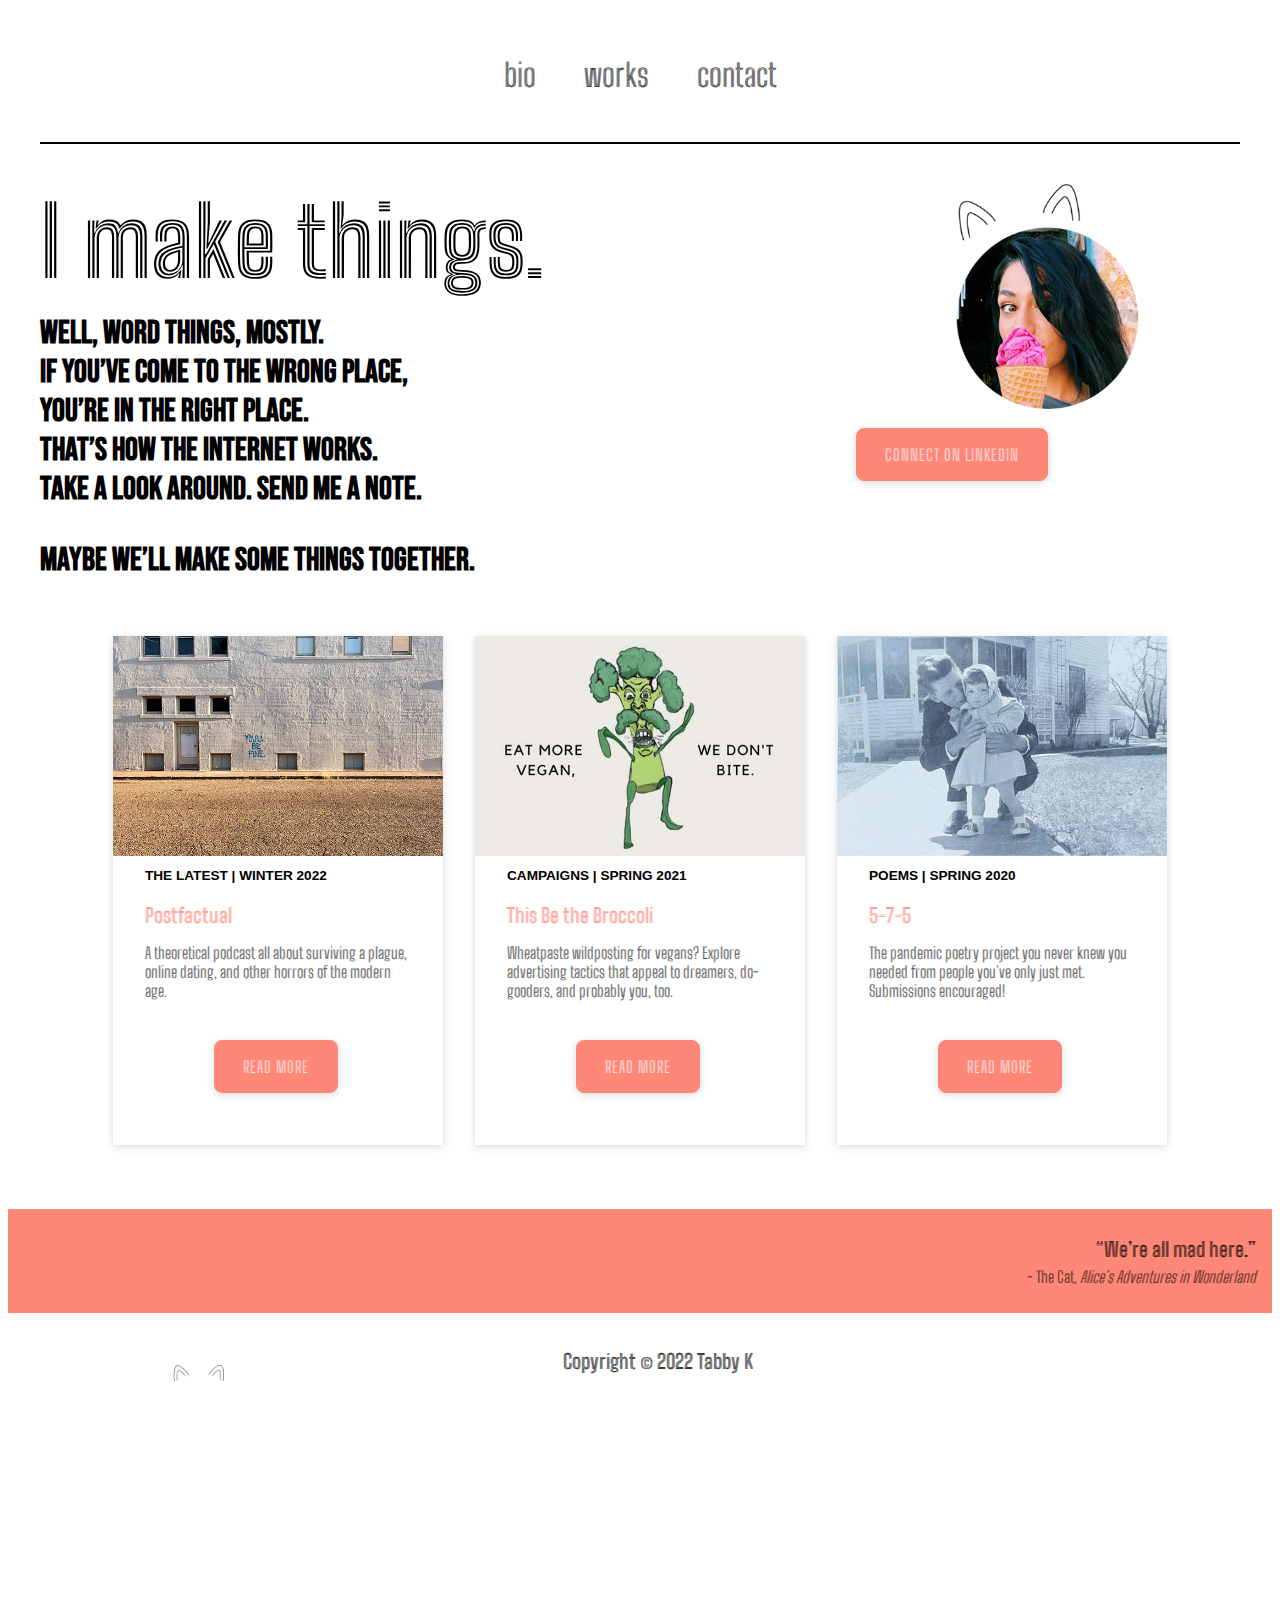
<file: index.html>
<!doctype html>
<html lang="en">
<head>
    <meta charset="UTF-8">
    <title>Final Project</title>
    <link rel="preconnect" href="https://fonts.googleapis.com">
    <link rel="preconnect" href="https://fonts.gstatic.com" crossorigin>
    <link href="https://fonts.googleapis.com/css2?family=Bebas+Neue&family=Big+Shoulders+Inline+Text:wght@100;500&display=swap" rel="stylesheet">
    <link rel="stylesheet" href="css/final.css">
</head>

<body>
<div class="container">

<nav>
    <ul>
        <li><a href="#">bio</a></li>
        <li><a href="#">works</a></li>
        <li><a href="#">contact</a></li>
    </ul>
</nav>

    <section class="col-span-8">
      <p><h1>I make things.</h1></p>
      <p><h2>Well, word things, mostly.<br>
        If you’ve come to the wrong place,<br> 
        you’re in the right place.<br>
        That’s how the internet works.<br> 
        Take a look around. Send me a note.<h2></p>
      
        <p><h2>Maybe we’ll make some things together.</h2></p>
    </section>

    <aside class="col-span-4">
      <p><img src="images/home_cat_ears.png" alt="Ice Cream Portrait"></p>
        <p><a href="https://www.linkedin.com/in/tabbyk/" target="_blank" class="button">  Connect on LinkedIn</a></p>
    </aside>

    </aside>

<section class="rotating-section">
    <div class="card">
        <img src="images/home_befine.jpg" alt="We'll Be Fine - graffiti">
        <h4 class="card-mini-text">The Latest | Winter 2022</h4>
        <h3 class="card-title">Postfactual</h3>
        <p class="card-text">A theoretical podcast all about surviving a plague, online dating, and other horrors of the modern age.<p>
       <a href="#" class="button"> Read More</a>
    </div>

    <div class="card">
        <img src="images/home_brocc.jpg" alt="Angry Broccoli">
        <h4 class="card-mini-text">Campaigns | Spring 2021</h4>
        <h3 class="card-title">This Be the Broccoli</h3>
        <p class="card-text">Wheatpaste wildposting for vegans? Explore advertising tactics that appeal to dreamers, do-gooders, and probably you, too.<p>
        <a href="#" class="button"> Read More</a>
    </div>

    <div class="card">
        <img src="images/home_mombaby.jpg" alt="Mom Baby">
        <h4 class="card-mini-text">Poems | Spring 2020</h4>
        <h3 class="card-title">5-7-5</h3>
        <p class="card-text">The pandemic poetry project
            you never knew you needed from people you've only just met. Submissions encouraged!<p>
        <a href="#" class="button"> Read More</a>
    </div>
</section>
</div><!--container closes-->

<!-- Quote -->
<div class="container-lg adjust-line-height">
    <section>
        <h3>“We’re all mad here.”</h3>
        <p>- The Cat, <em>Alice's Adventures in Wonderland</em></p>
    </section>
</div><!--container closes-->

<div class="footer-container">
    <div class="footer">
        <img src="images/kat.png" alt="Cat Ears Logo" style="width:100px;height:100px;">
    <div class="footer">
        <div class="footer-heading footer-1">
            <h3>Copyright © 2022 Tabby K</h3>
        </div>
</div><!--container closes-->
</body>
</html>
</file>
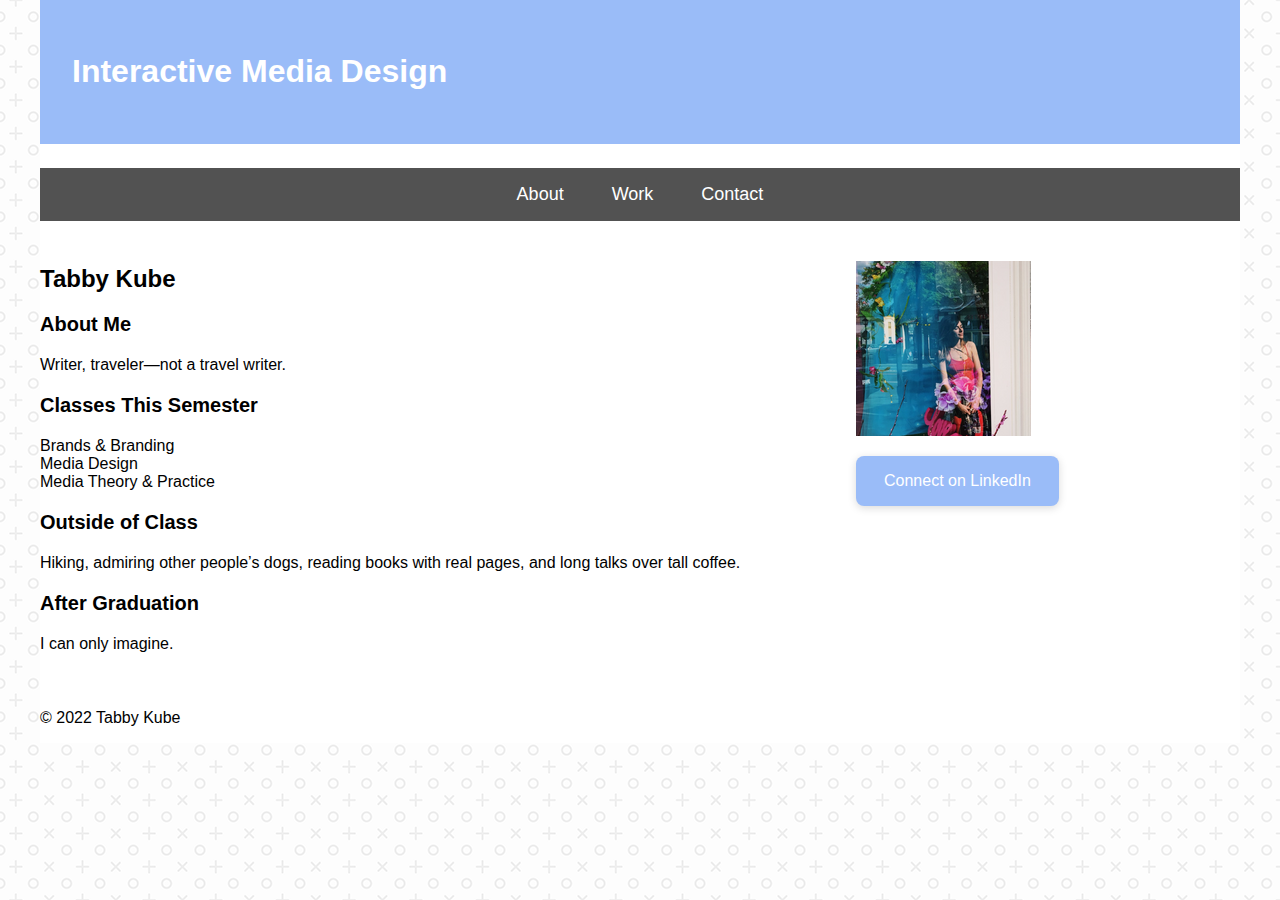
<file: assignments/index.html>
<!doctype html>
<html lang="en">
<head>
    <meta charset="UTF-8">
    <title>Assignments</title>
    <link rel="stylesheet" href="css/style.css">

</head>

<body>
    <div class="container">

<header> 
    <h1>Interactive Media Design</h1>
</header>

<nav>
    <ul>
        <li><a href="index.html">About</a></li>
        <li><a href="work.html">Work</a></li>
        <li><a href="contact.html">Contact</a></li>
    </ul>
</nav>

<section class="col-span-8">
    <h2>Tabby Kube</h2> 
    <h3>About Me</h3>  
    <p>Writer, traveler—not a travel writer.</p>
    <h3>Classes This Semester</h3>
    <p>Brands & Branding <br> Media Design <br> Media Theory & Practice</p>
    <h3>Outside of Class</h3>
    <p>Hiking, admiring other people’s dogs, reading books with real pages, and long talks over tall coffee.</p>
    <h3>After Graduation</h3>
    <p>I can only imagine.</p>
</section>

<aside class="col-span-4">
    <p><img src="images/tkreflection.png" alt="Tabby Reflection"></p>
    <a href="https://www.linkedin.com" target="_blank" class="button">Connect on LinkedIn</a>
</aside>

<footer>
    <p>&copy; 2022 Tabby Kube</p>

</footer>
</div><!--container closes-->
</body>
</html>
</file>
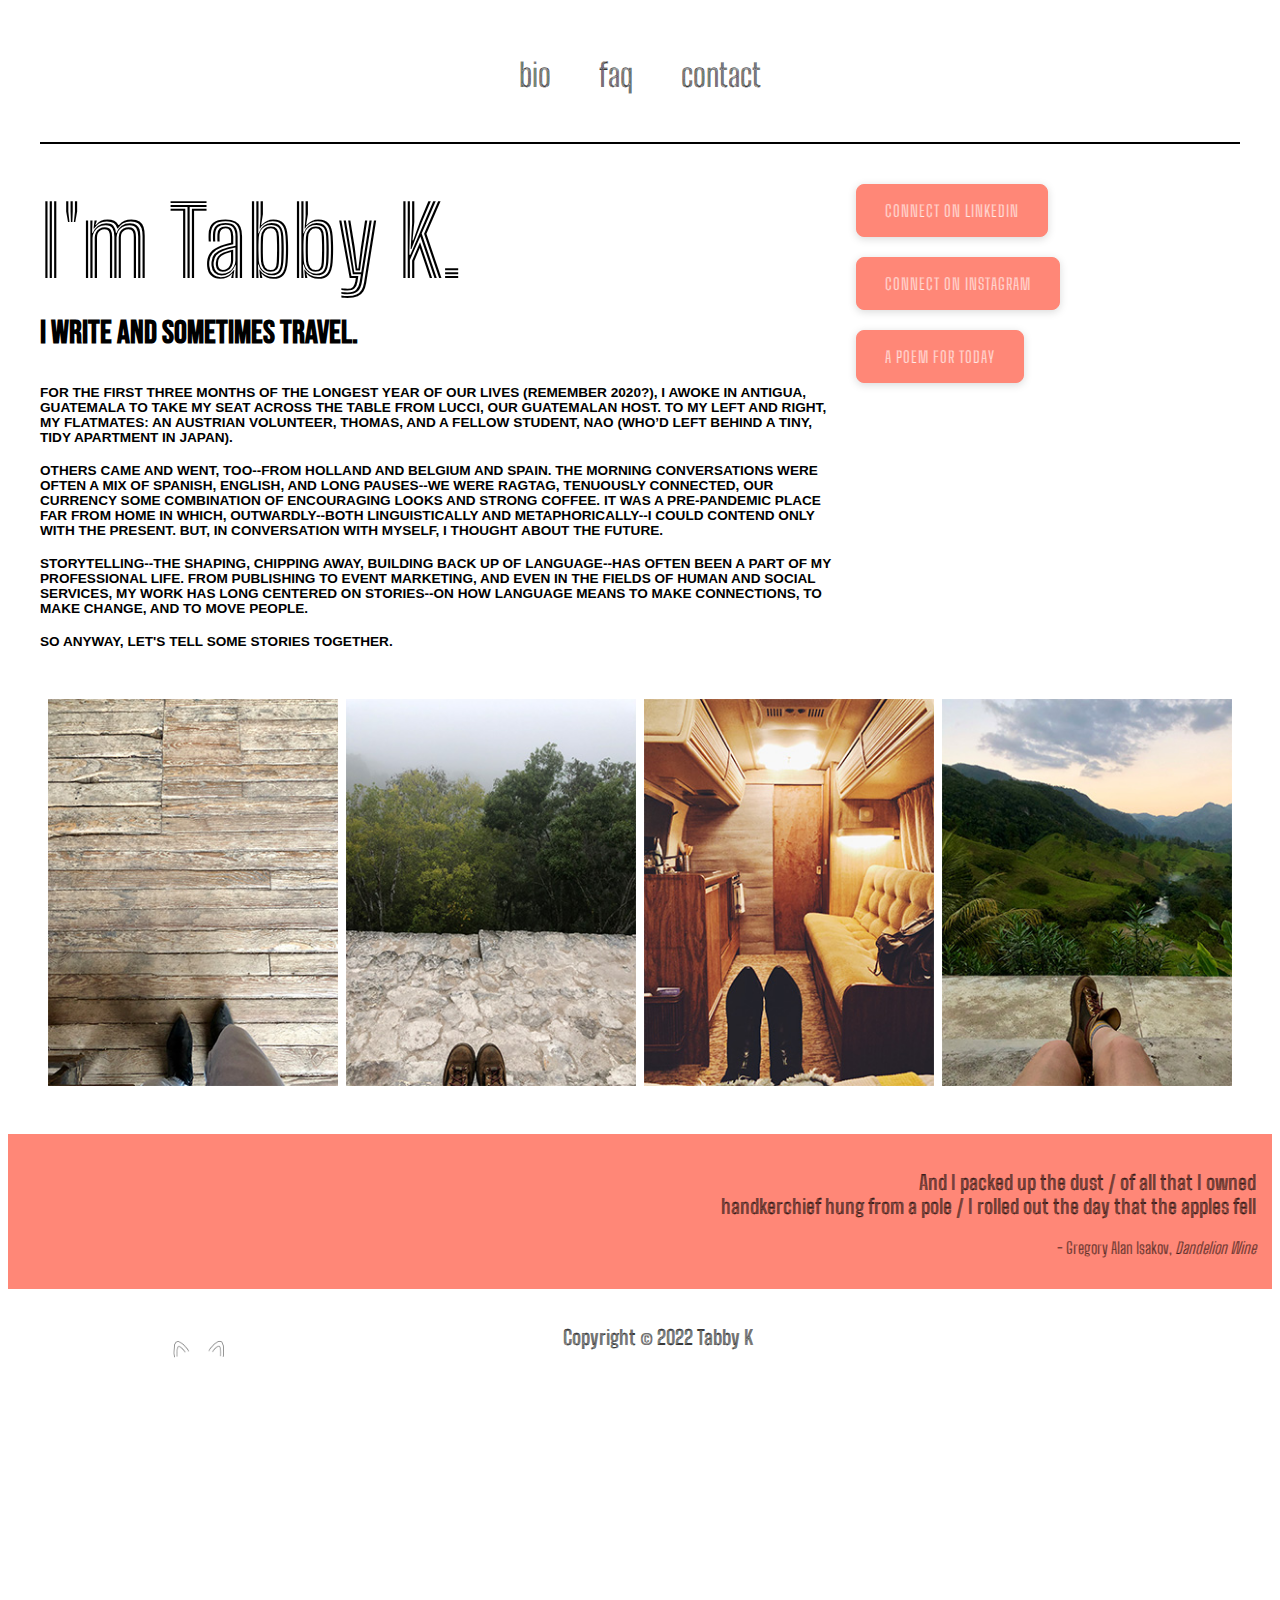
<file: biography.html>
<!doctype html>
<html lang="en">
<head>
    <meta charset="UTF-8">
    <title>Final Project - Bio</title>
    <link rel="preconnect" href="https://fonts.googleapis.com">
    <link rel="preconnect" href="https://fonts.gstatic.com" crossorigin>
    <link href="https://fonts.googleapis.com/css2?family=Bebas+Neue&family=Big+Shoulders+Inline+Text:wght@100;500&display=swap" rel="stylesheet">
    <link rel="stylesheet" href="css/final.css">
</head>

<div class="container">
<nav>
    <ul>
        <li><a href="#">bio</a></li>
        <li><a href="#">faq</a></li>
        <li><a href="#">contact</a></li>
    </ul>
</nav>

    <section class="col-span-8">
      <p><h1>I'm Tabby K.</h1></p>
        </p><h2>I write and sometimes travel. <br></p>
        <p><h4>For the first three months of the longest year of our lives (remember 2020?), I awoke in Antigua, Guatemala to take my seat across the table from Lucci, our Guatemalan host. To my left and right, my flatmates: an Austrian volunteer, Thomas, and a fellow student, Nao (who’d left behind a tiny, tidy apartment in Japan).</h4></p>
        
         </p><h4>Others came and went, too--from Holland and Belgium and Spain. The morning conversations were often a mix of Spanish, English, and long pauses--we were ragtag, tenuously connected, our currency some combination of encouraging looks and strong coffee. It was a pre-pandemic place far from home in which, outwardly--both linguistically and metaphorically--I could contend only with the present. But, in conversation with myself, I thought about the future.</h4></p>


        </p><h4>Storytelling--the shaping, chipping away, building back up of language--has often been a part of my professional life. From publishing to event marketing, and even in the fields of human and social services, my work has long centered on stories--on how language means to make connections, to make change, and to move people.</h4></p>

        </p><h4>So anyway, let's tell some stories together.</h4></p>
    </section>
    
    <aside class="col-span-4">
        <p><a href="https://www.linkedin.com/in/tabbyk/" target="_blank" class="button">  Connect on LinkedIn  </a></p>
        <p><a href="https://www.instagram.com/_tabbyk/" target="_blank" class="button">Connect on Instagram</a></p>
        <p><a href="https://www.poetryfoundation.org/poetrymagazine/browse?contentId=39158" target="_blank" class="button">A Poem for Today</a></p>
    </aside>

      <div class="row">
            <div class="column">
            <img src="images/slats.jpg">
            </div>
            <div class="column">
                <img src="images/tikal.jpg">
            </div>
            <div class="column">
                <img src="images/airstream.jpg">
            </div>
            <div class="column">
                <img src="images/hostelhike.jpg">
            </div>
      </div>
</div><!--container closes-->

<!-- Quote -->
<div class="container-lg">
    <section>
        <p><h3>And I packed up the dust / of all that I owned<br>
            handkerchief hung from a pole / I rolled out the day that the apples fell</h3></p>
        <p>- Gregory Alan Isakov, <em>Dandelion Wine</em></p>
    </section>
</div><!--container closes-->

<div class="footer-container">
    <div class="footer">
        <img src="images/kat.png" alt="Cat Ears Logo" style="width:100px;height:100px;">
    <div class="footer">
        <div class="footer-heading footer-1">
            <h3>Copyright © 2022 Tabby K</h3>
        </div>
</div><!--container closes-->
</body>
</html>
</file>
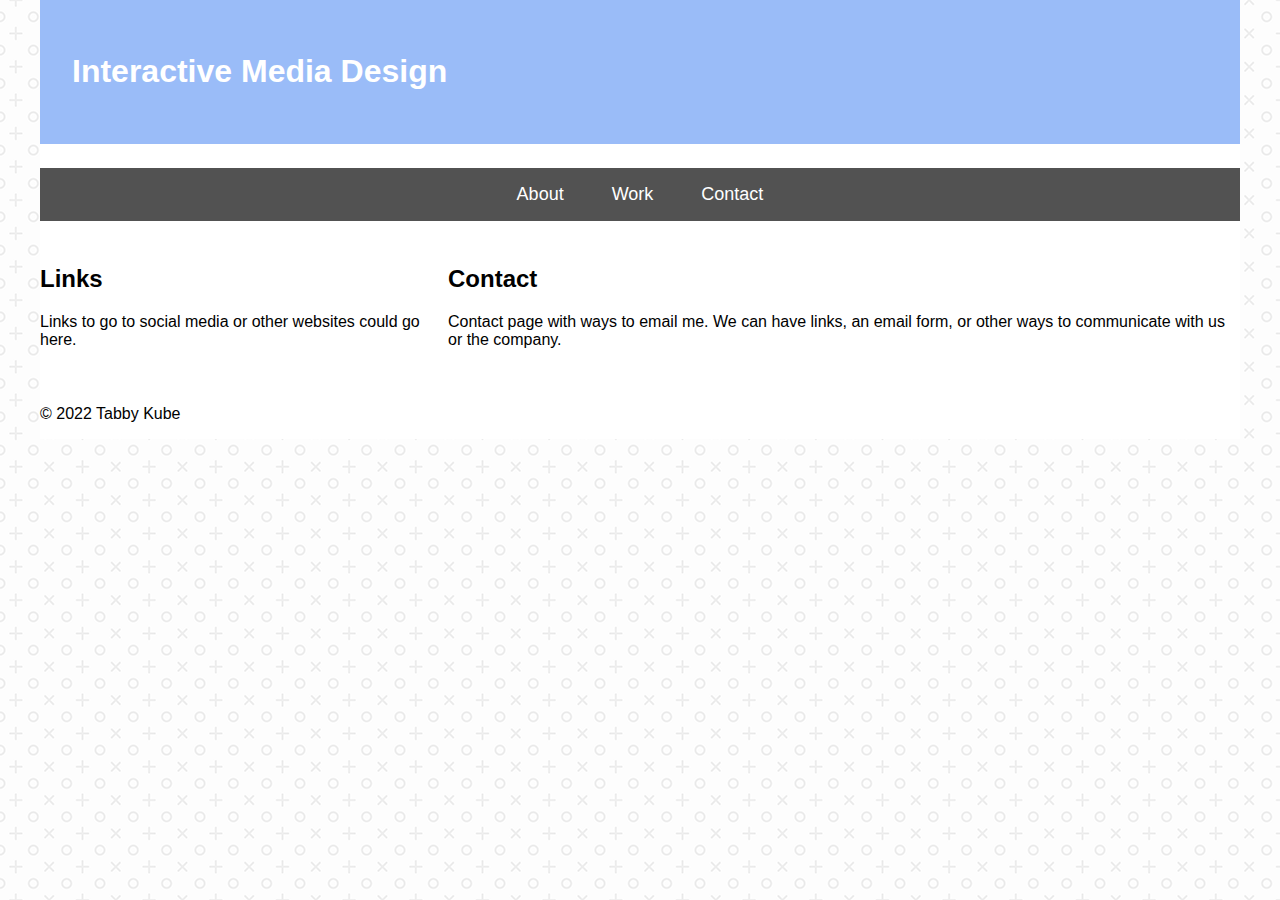
<file: assignments/contact.html>
<!doctype html>
<html lang="en">
<head>
    <meta charset="UTF-8">
    <title>Assignments</title>
    <link rel="stylesheet" href="css/style.css">

</head>

<body>
    <div class="container">

<header> 
    <h1>Interactive Media Design</h1>
</header>

<nav>
    <ul>
        <li><a href="index.html">About</a></li>
        <li><a href="work.html">Work</a></li>
        <li><a href="contact.html">Contact</a></li>
    </ul>
</nav>


<section class="col-span-4">
    <h2>Links</h2>
    <p>Links to go to social media or other websites could go here.</p>
</section>

<aside class="col-span-8">
    <h2>Contact</h2> 
    <p>Contact page with ways to email me. We can have links, an email form, or other ways to communicate with us or the company.</p>
</aside>

<footer>
    <p>&copy; 2022 Tabby Kube</p>

</footer>
</div><!--container closes-->
</body>
</html>
</file>
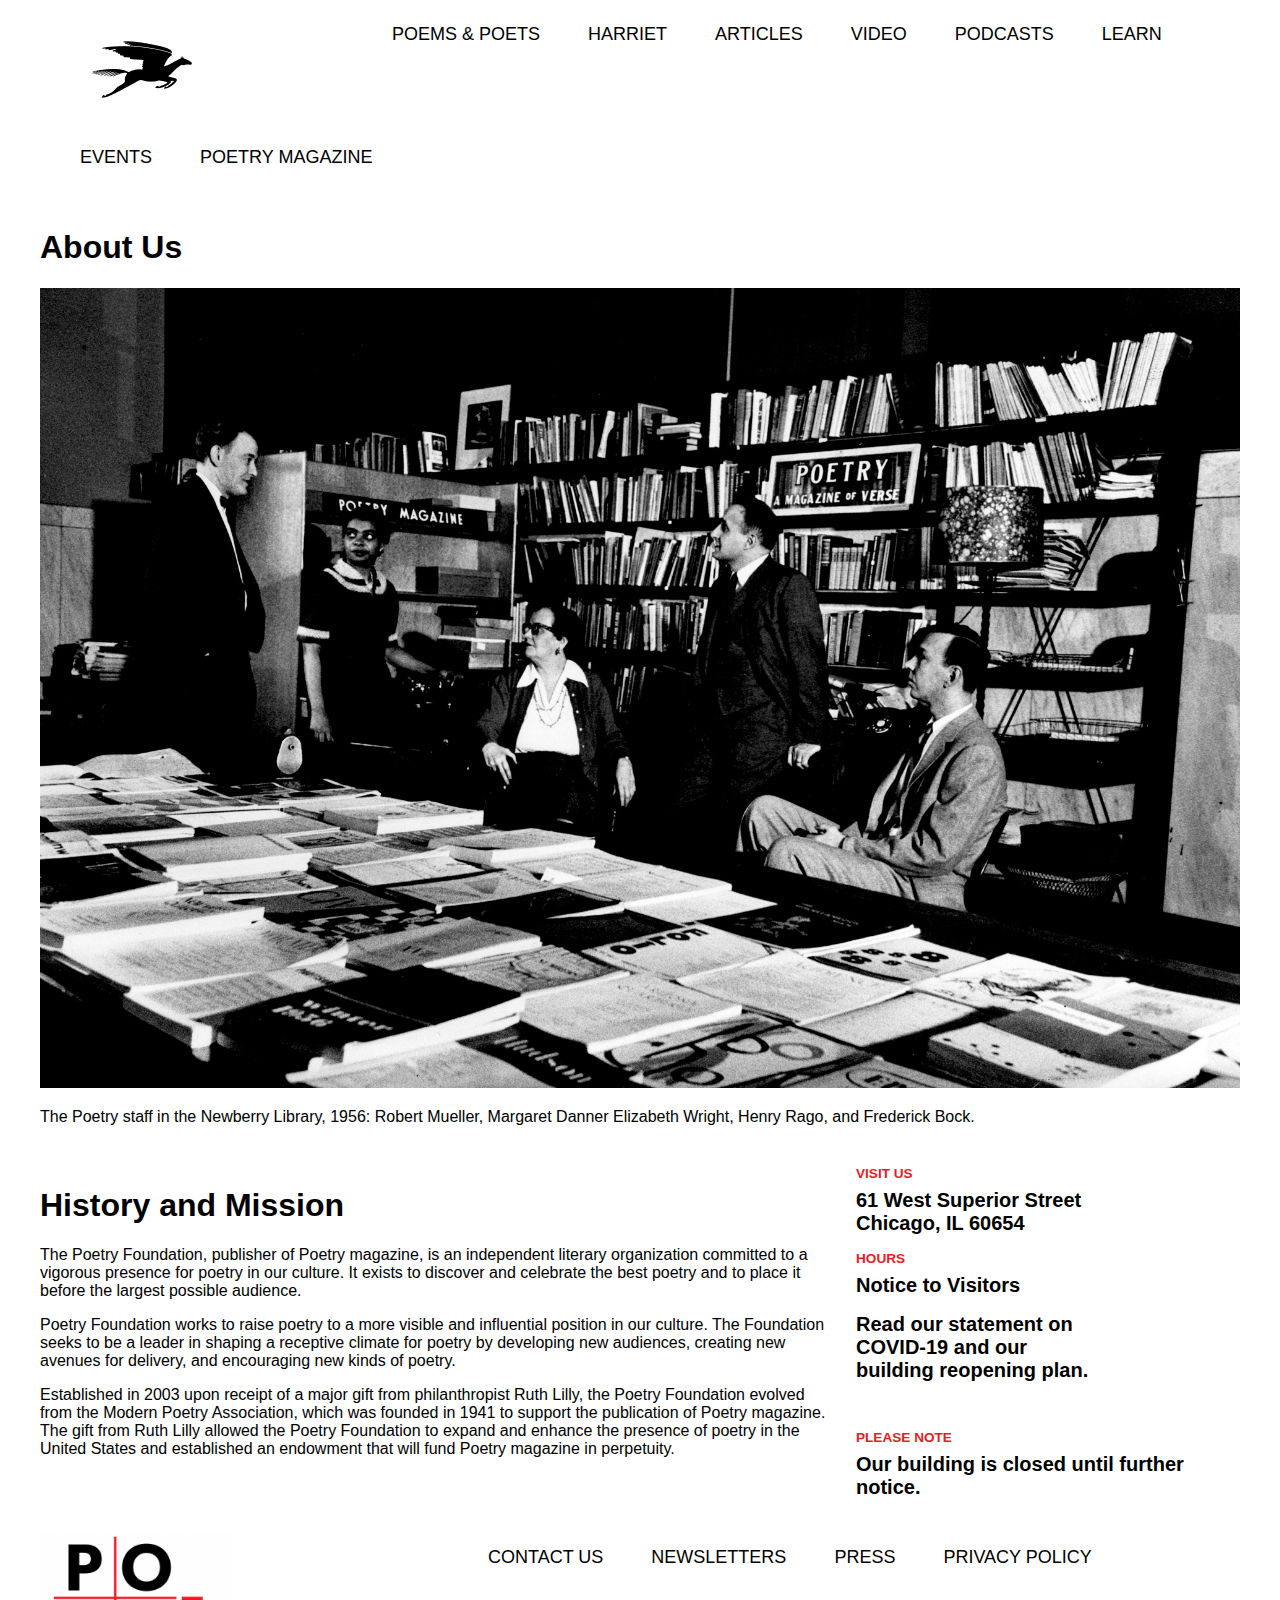
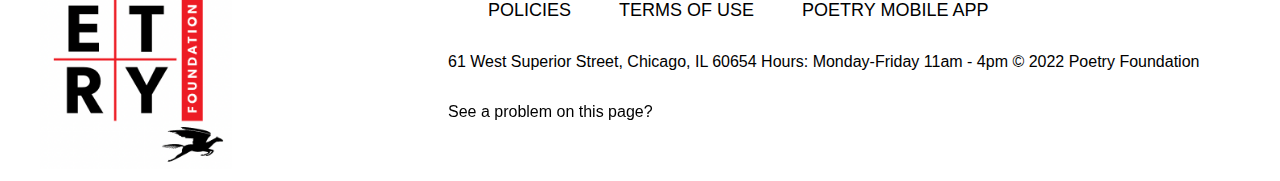
<file: assignments/project2-about page.html>
<!doctype html>
<html lang="en">
<head>
    <meta charset="UTF-8">
    <title>Project 2</title>
    <link rel="stylesheet" href="css/project2.css">

</head>

<body>
    <div class="container">

<nav>
    <ul>
        <li><a href=https://www.poetryfoundation.org><img src="images/poetry_logo.png" alt="PF Logo 2" style="width: 50%"></a></li>
        <li><a href="https://www.poetryfoundation.org/poems">POEMS & POETS</a></li>
        <li><a href="https://www.poetryfoundation.org/harriet-books">HARRIET</a></li>
        <li><a href="https://www.poetryfoundation.org/articles">ARTICLES</a></li>
        <li><a href="https://www.poetryfoundation.org/video">VIDEO</a></li>
        <li><a href="https://www.poetryfoundation.org/podcasts">PODCASTS</a></li>
        <li><a href="https://www.poetryfoundation.org/learn">LEARN</a></li>
        <li><a href="https://www.poetryfoundation.org/events">EVENTS</a></li>
        <li><a href="https://www.poetryfoundation.org/poetrymagazine">POETRY MAGAZINE</a></li>
    </ul>
</nav>

<section class="col-span-10">    
    <h1>About Us</h1>
    <img src="images/poetry_staff.jpeg" alt="PF Staff">
    <p>The Poetry staff in the Newberry Library, 1956: Robert Mueller, Margaret Danner Elizabeth Wright, Henry Rago, and Frederick Bock.</p>
</section>

<section class="col-span-8">    
    <h1>History and Mission</h1>
    <p>The Poetry Foundation, publisher of Poetry magazine, is an independent literary organization committed to a vigorous presence for poetry in our culture. It exists to discover and celebrate the best poetry and to place it before the largest possible audience.</p>

    <p>Poetry Foundation works to raise poetry to a more visible and influential position in our culture. The Foundation seeks to be a leader in shaping a receptive climate for poetry by developing new audiences, creating new avenues for delivery, and encouraging new kinds of poetry.</p> 
        
    <p>Established in 2003 upon receipt of a major gift from philanthropist Ruth Lilly, the Poetry Foundation evolved from the Modern Poetry Association, which was founded in 1941 to support the publication of Poetry magazine. The gift from Ruth Lilly allowed the Poetry Foundation to expand and enhance the presence of poetry in the United States and established an endowment that will fund Poetry magazine in perpetuity.</p>
</section>

<aside class="col-span-4">
    <h5 style="margin: 0">VISIT US</h5>
    <h3 style="margin: .5rem 0 .5rem 0">61 West Superior Street<br>Chicago, IL 60654</h3>

    <h5 style="margin: 1rem 0 0 0">HOURS</h5>
    <h3 style="margin: .5rem 0 .5rem 0">Notice to Visitors</h3>
    <h3 style="margin: 1rem 0 0 0">Read our statement on<br>COVID-19 and our<br>building reopening plan.</h3>

    <h5 style="margin: 3rem 0 .5rem 0">PLEASE NOTE</h5>
    <h3 style="margin: .5rem 0 .5rem 0">Our building is closed until further notice.</h3>
    
</aside>

<footer class="col-span-4">
    <a href=https://www.poetryfoundation.org><img src="images/pf_logo_header.png" alt="PF Logo" style="width: 50%"></a>
</footer>

<footer class="col-span-8">
    <nav>
        <ul>
            <li><a href="https://www.poetryfoundation.org/contact">CONTACT US</a></li>
            <li><a href="https://www.poetryfoundation.org/newsletter">NEWSLETTERS</a></li>
            <li><a href="https://www.poetryfoundation.org/foundation/press">PRESS</a></li>
            <li><a href="https://www.poetryfoundation.org/foundation/privacy">PRIVACY POLICY</a></li>
            <li><a href="https://www.poetryfoundation.org/foundation/policies">POLICIES</a></li>
            <li><a href="https://www.poetryfoundation.org/foundation/terms-of-service">TERMS OF USE</a></li>
            <li><a href="https://www.poetryfoundation.org/foundation/mobile">POETRY MOBILE APP</a></li>
        </ul>
    </nav>
    <p>61 West Superior Street, Chicago, IL 60654  Hours: Monday-Friday 11am - 4pm    © 2022 Poetry Foundation</p>

    <p class="hover-underline-animation"><a href="https://www.poetryfoundation.org/contact?subject=problem">See a problem on this page?</a></p>
</footer>
</div><!--container closes-->
</body>
</html>
</file>
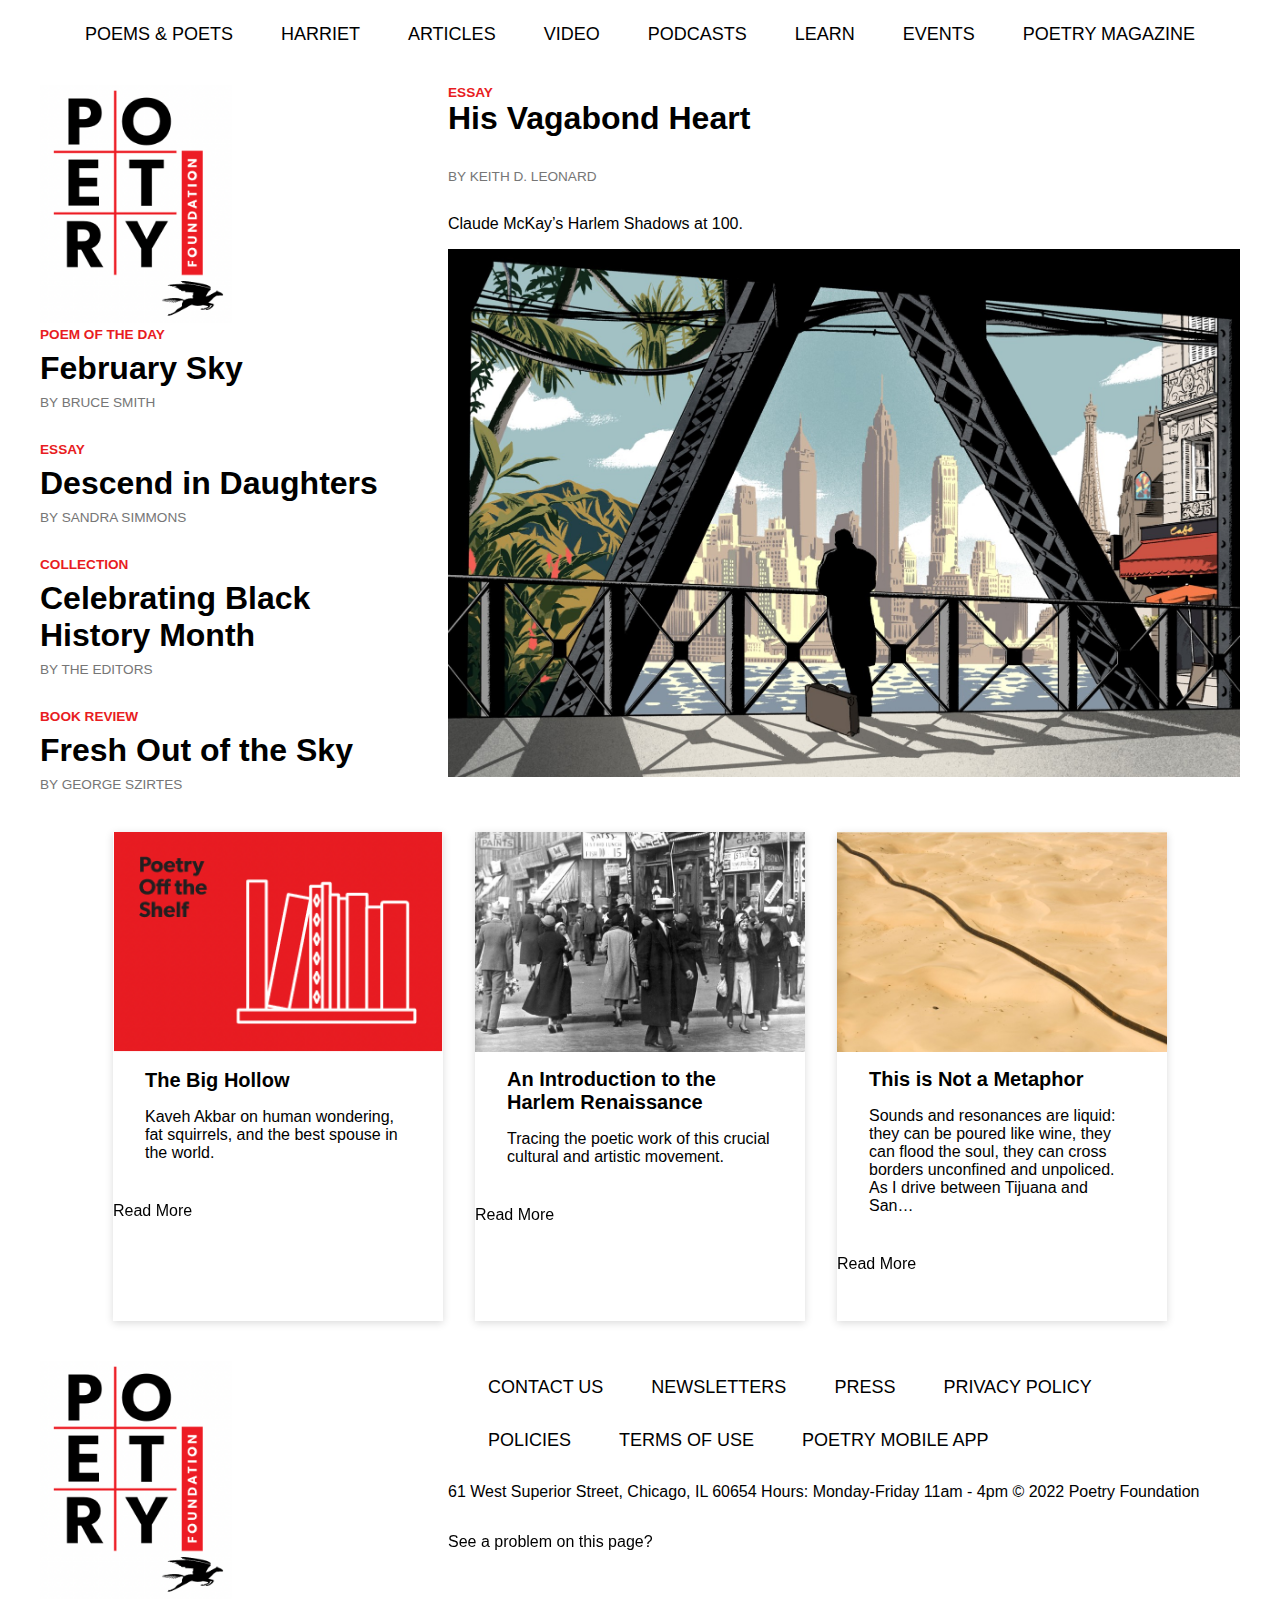
<file: assignments/project2.html>
<!doctype html>
<html lang="en">
<head>
    <meta charset="UTF-8">
    <title>Project 2</title>
    <link rel="stylesheet" href="css/project2.css">

</head>

<body>
    <div class="container">

<nav>
    <ul>
        <li><a href="https://www.poetryfoundation.org/poems">POEMS & POETS</a></li>
        <li><a href="https://www.poetryfoundation.org/harriet-books">HARRIET</a></li>
        <li><a href="https://www.poetryfoundation.org/articles">ARTICLES</a></li>
        <li><a href="https://www.poetryfoundation.org/video">VIDEO</a></li>
        <li><a href="https://www.poetryfoundation.org/podcasts">PODCASTS</a></li>
        <li><a href="https://www.poetryfoundation.org/learn">LEARN</a></li>
        <li><a href="https://www.poetryfoundation.org/events">EVENTS</a></li>
        <li><a href="https://www.poetryfoundation.org/poetrymagazine">POETRY MAGAZINE</a></li>
    </ul>
</nav>

<section class="col-span-4">    
    <img src="images/pf_logo_header.png" alt="PF Logo" style="width: 50%">

    <h5 style="margin: 0">POEM OF THE DAY</h5>
    <h2 style="margin: .5rem 0 .5rem 0"><a href="https://www.poetryfoundation.org/poems/48020/february-sky">February Sky</a></h2>
    <h6 style="margin: 0">BY BRUCE SMITH</h6>

    <h5 style="margin: 2rem 0 .5rem 0">ESSAY</h5>
    <h2 style="margin: .5rem 0 .5rem 0"><a href="https://www.poetryfoundation.org/articles/157157/descend-in-daughters">Descend in Daughters</a></h2>
    <h6  style="margin: 0">BY SANDRA SIMMONS</h6>

    <h5 style="margin: 2rem 0 .5rem 0">COLLECTION</h5>
    <h2 style="margin: .5rem 0 .5rem 0"><a href="https://www.poetryfoundation.org/collections/101640/celebrating-black-history-month">Celebrating Black History Month</a></h2>
    <h6 style="margin: 0">BY THE EDITORS</h6>

    <h5 style="margin: 2rem 0 .5rem 0">BOOK REVIEW</h5>
    <h2 style="margin: .5rem 0 .5rem 0"><a href="https://www.poetryfoundation.org/harriet-books/reviews/157184/fresh-out-of-the-sky">Fresh Out of the Sky</a></h2>
    <h6  style="margin: 0">BY GEORGE SZIRTES</h6>
</section>

<aside class="col-span-8">
    <div class="container-feature">
        <section class="text-left">
            <h5 style="margin: 0">ESSAY</h5>
            <h1 style="margin: 0"><a href="https://www.poetryfoundation.org/articles/157182/his-vagabond-heart">His Vagabond Heart</a></h1>
            <h6 style="margin: 2 0 0 0">BY KEITH D. LEONARD</h6>
            <p style="margin: 2 0 0 0">Claude McKay’s Harlem Shadows at 100.</p>
        </section>
    </div>
    
    <img src="images/hero.jpeg" alt="Feature">
</aside>

<section class="rotating-section">
    <div class="card">
        <img src="images/off_the_shelf.png" alt="Poetry Off the Shelf">
        <h3 class="card-title">The Big Hollow</h3>
        <p class="card-text">Kaveh Akbar on human wondering, fat squirrels, and the best spouse in the world.</p>
        <p class="hover-underline-animation"><a href="https://www.poetryfoundation.org/podcasts/157171/the-big-hollow"></a>Read More</p>
    </div>

    <div class="card">
        <img src="images/harlem.jpeg" alt="Collection">
        <h3 class="card-title">An Introduction to the Harlem Renaissance</h3>
        <p class="card-text">Tracing the poetic work of this crucial cultural and artistic movement.</p>
        <p class="hover-underline-animation"><a href="https://www.poetryfoundation.org/collections/145704/an-introduction-to-the-harlem-renaissance"></a>Read More</p>
    </div>

    <div class="card">
        <img src="images/metaphor.jpeg" alt="Featured Blogger">
        <h3 class="card-title">This is Not a Metaphor</h3>
        <p class="card-text">Sounds and resonances are liquid: they can be poured like wine, they can flood the soul, they can cross borders unconfined and unpoliced. As I drive between Tijuana and San…</p>
        <p class="hover-underline-animation"><a href="https://www.poetryfoundation.org/harriet-books/2022/01/this-is-not-a-metaphor"></a>Read More</p>
    </div>
</section>


<footer class="col-span-4">
    <img src="images/pf_logo_header.png" alt="PF Logo" style="width: 50%">
</footer>

<footer class="col-span-8">
    <nav>
        <ul>
            <li><a href="https://www.poetryfoundation.org/contact">CONTACT US</a></li>
            <li><a href="https://www.poetryfoundation.org/newsletter">NEWSLETTERS</a></li>
            <li><a href="https://www.poetryfoundation.org/foundation/press">PRESS</a></li>
            <li><a href="https://www.poetryfoundation.org/foundation/privacy">PRIVACY POLICY</a></li>
            <li><a href="https://www.poetryfoundation.org/foundation/policies">POLICIES</a></li>
            <li><a href="https://www.poetryfoundation.org/foundation/terms-of-service">TERMS OF USE</a></li>
            <li><a href="https://www.poetryfoundation.org/foundation/mobile">POETRY MOBILE APP</a></li>
        </ul>
    </nav>
    <p>61 West Superior Street, Chicago, IL 60654  Hours: Monday-Friday 11am - 4pm    © 2022 Poetry Foundation</p>

    <p class="hover-underline-animation"><a href="https://www.poetryfoundation.org/contact?subject=problem">See a problem on this page?</a></p>
</footer>
</div><!--container closes-->
</body>
</html>
</file>
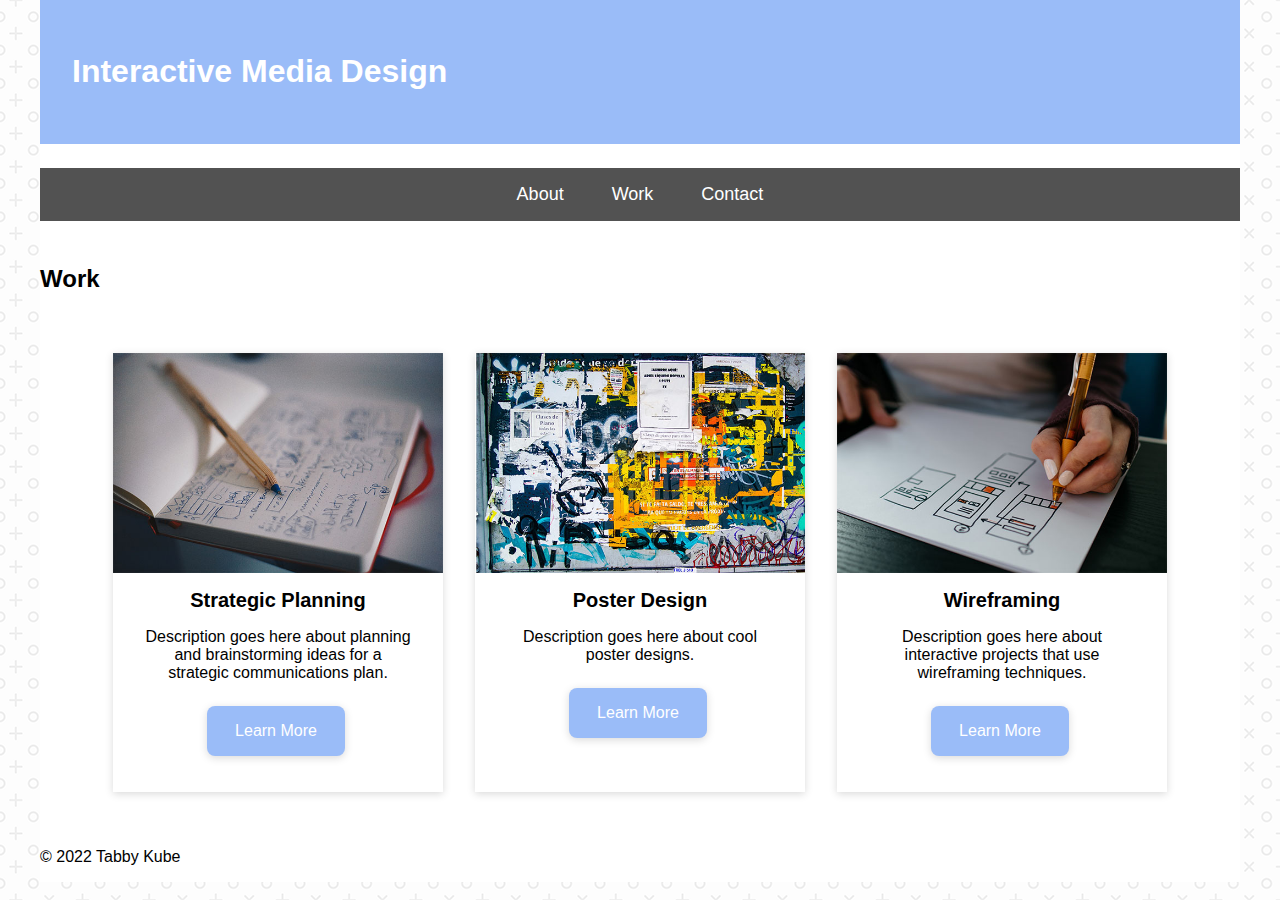
<file: assignments/work.html>
<!doctype html>
<html lang="en">
<head>
    <meta charset="UTF-8">
    <title>Assignments</title>
    <link rel="stylesheet" href="css/style.css">

</head>

<body>
    <div class="container">

<header> 
    <h1>Interactive Media Design</h1>
</header>

<nav>
    <ul>
        <li><a href="index.html">About</a></li>
        <li><a href="work.html">Work</a></li>
        <li><a href="contact.html">Contact</a></li>
    </ul>
</nav>

<section>
    <h2>Work</h2> 
</section>

<section class="work-section">
    <div class="card">
        <img src="images/work_sketch.jpg" alt="Strategic Planning">
        <h3 class="card-title">Strategic Planning</h3>
        <p class="card-text">Description goes here about planning and brainstorming ideas for a strategic communications plan.</p>
        <a href="#" class="button">Learn More</a>
    </div>

    <div class="card">
        <img src="images/work_posters.jpg" alt="Poster Design">
        <h3 class="card-title">Poster Design</h3>
        <p class="card-text">Description goes here about cool poster designs.</p>
        <a href="#" class="button">Learn More</a>
    </div>

    <div class="card">
        <img src="images/work_wires.jpg" alt="Wireframing">
        <h3 class="card-title">Wireframing</h3>
        <p class="card-text">Description goes here about interactive projects that use wireframing techniques.</p>
        <a href="#" class="button">Learn More</a>
    </div>
</section>


<footer>
    <p>&copy; 2022 Tabby Kube</p>

</footer>
</div><!--container closes-->
</body>
</html>
</file>
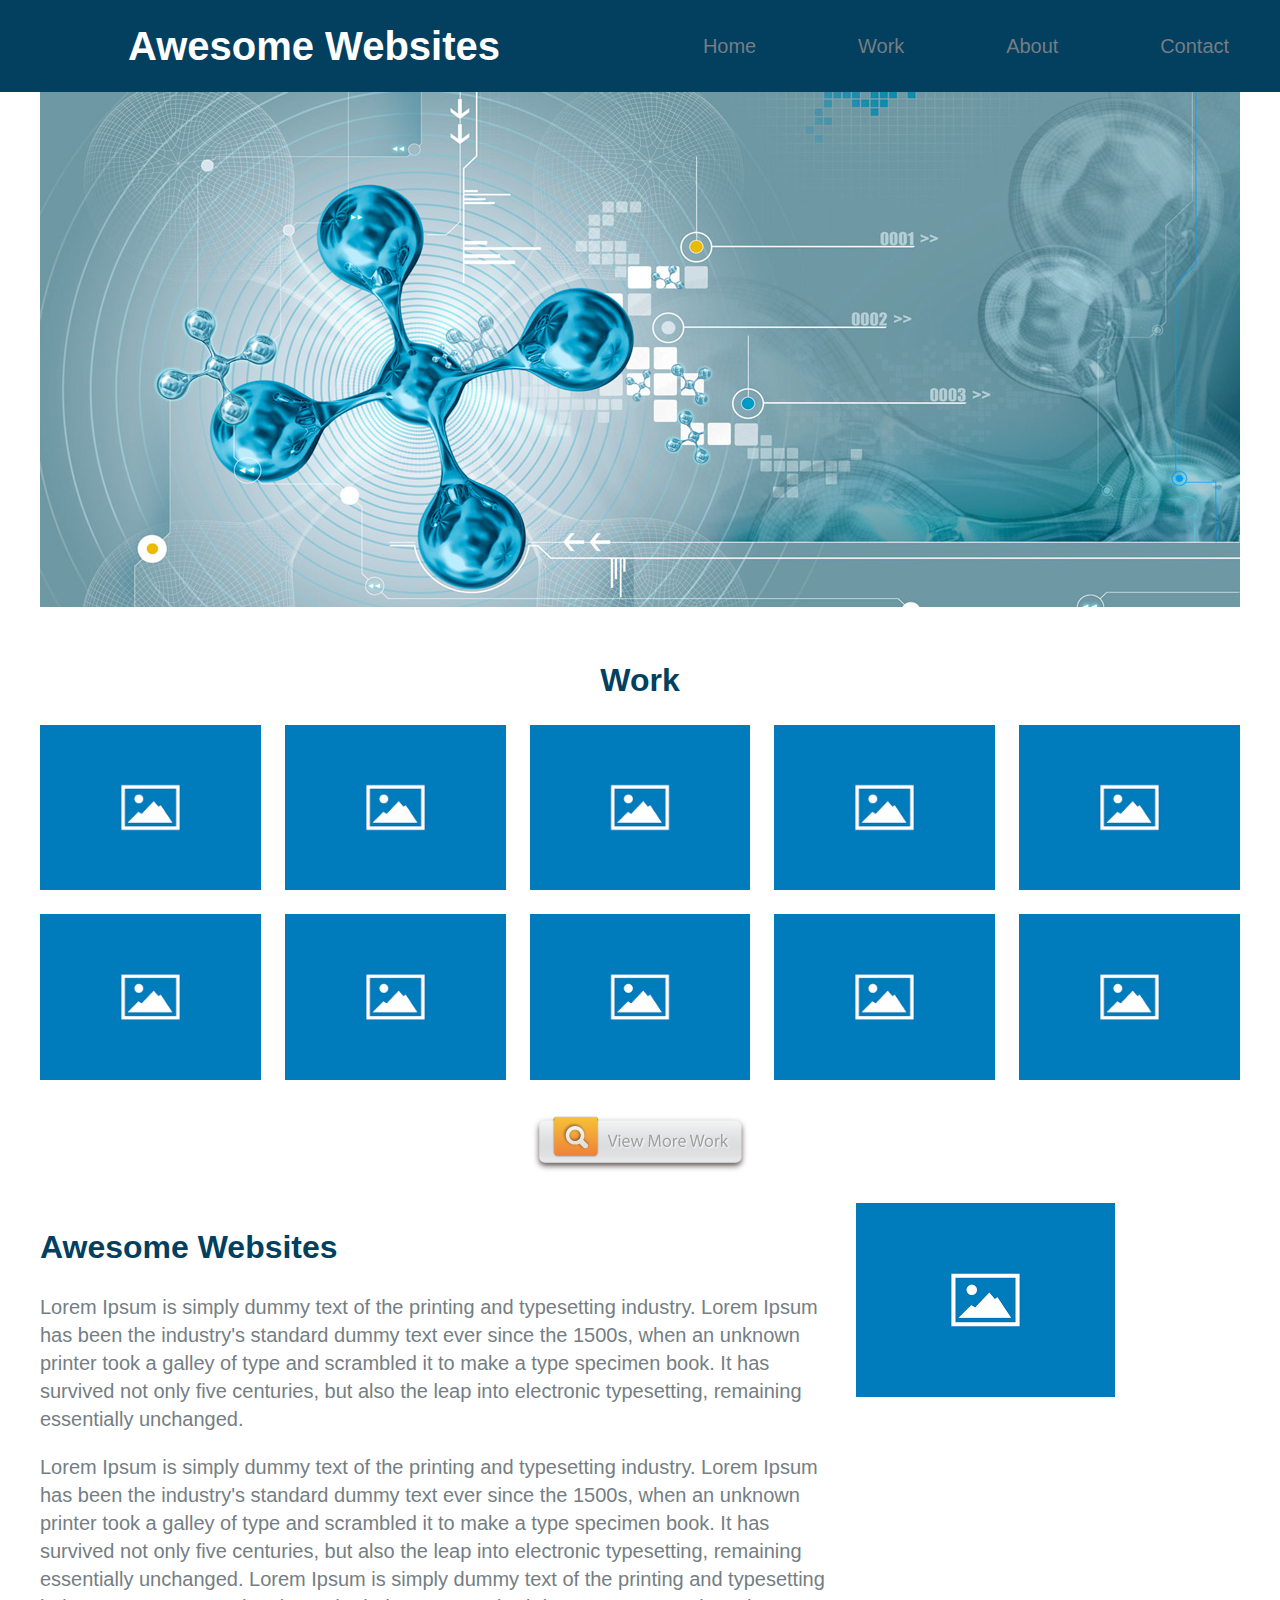
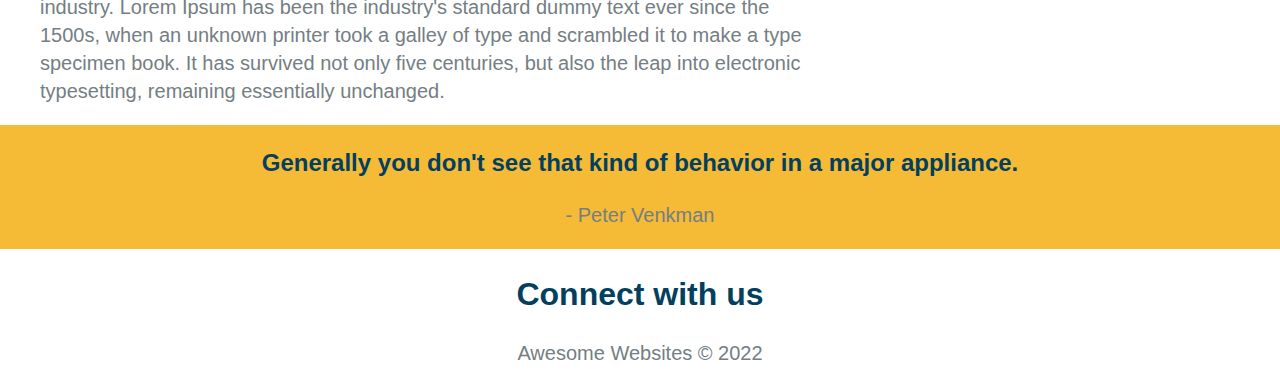
<file: assignments/class_template/class_template.html>
<!doctype html>
<html lang="en">
<head>
    <meta charset="UTF-8">
    <title>Page Template Title</title>
    
    <!--SEO -->
    <meta name="description" content="">
            
    <!--Icons -->
        <!-- Make iOS icon 180x180 PNG -->
        <link rel="apple-touch-icon" href="#">
        <!-- Make Shortcut icon 32x32 PNG -->
        <link rel="shortcut icon" href="#">
        
    <!-- Needed for RWD -->
        <meta name="viewport" content="width=device-width, initial-scale=1">
        
    <!-- Styles -->
        <link href="css/inclass.css" rel="stylesheet">
        
    <!-- jQuery Scripts -->
        <script src="https://ajax.googleapis.com/ajax/libs/jquery/1.12.4/jquery.min.js"></script>
        <script>
            $(document).ready(function(){
            
                });
        </script>
</head>

<body>   


<header class="primary-color container-lg">
    <section class="site-id site-id-flex">
        <h1>Awesome Websites</h1>
    </section>
   
    <!-- Navigation -->
    <nav class="menu">
        <ul>
            <li><a href="#">Home</a></li>
            <li><a href="#">Work</a></li>
            <li><a href="#">About</a></li>
            <li><a href="#">Contact</a></li>
        </ul>
    </nav>
</header>

<div class="container">

    <!-- Hero Image -->
    <section>
        <img src="images/promoGraphic.jpg" alt="Awesome Website Hero Promo">
    </section>


    <!-- Work -->
    <section class="text-center">
        <h2>Work</h2>

        <div class="portfolio">
            <img src="images/thumb.png" alt="Project 1">
            <img src="images/thumb.png" alt="Project 1">
            <img src="images/thumb.png" alt="Project 1">
            <img src="images/thumb.png" alt="Project 1">
            <img src="images/thumb.png" alt="Project 1">
            <img src="images/thumb.png" alt="Project 1">
            <img src="images/thumb.png" alt="Project 1">
            <img src="images/thumb.png" alt="Project 1">
            <img src="images/thumb.png" alt="Project 1">
            <img src="images/thumb.png" alt="Project 1">
        </div>

        <img src="images/button.png" alt="View More Work">
    </section>
    

    <!-- Content -->
    <section class="company">
        <h2>Awesome Websites</h2>
    
        <p>Lorem Ipsum is simply dummy text of the printing and typesetting industry. Lorem Ipsum has been the industry's standard dummy text ever since the 1500s, when an unknown printer took a galley of type and scrambled it to make a type specimen book. It has survived not only five centuries, but also the leap into electronic typesetting, remaining essentially unchanged.</p>
    
        <p>Lorem Ipsum is simply dummy text of the printing and typesetting industry. Lorem Ipsum has been the industry's standard dummy text ever since the 1500s, when an unknown printer took a galley of type and scrambled it to make a type specimen book. It has survived not only five centuries, but also the leap into electronic typesetting, remaining essentially unchanged. Lorem Ipsum is simply dummy text of the printing and typesetting industry. Lorem Ipsum has been the industry's standard dummy text ever since the 1500s, when an unknown printer took a galley of type and scrambled it to make a type specimen book. It has survived not only five centuries, but also the leap into electronic typesetting, remaining essentially unchanged.</p>
    </section>

    <aside class="company-image">
        <img src="images/thumb.png" alt="Company Thumbnail">
    </aside>
</div><!--close container -->    
    
    <!-- Quote -->
   <div class="highlight-color container-lg">
        <section class="text-center">
            <h3>Generally you don't see that kind of behavior in a major appliance.</h3>
            <p>- Peter Venkman</p>
        </section>
    </div>
    
<div class="container">
    <!-- Footer  -->
    <footer class="text-center">
        <h2>Connect with us</h2>
        <p>Awesome Websites &copy; 2022</p>
    </footer>
</div><!--close container --> 

</body>
</html>
</file>
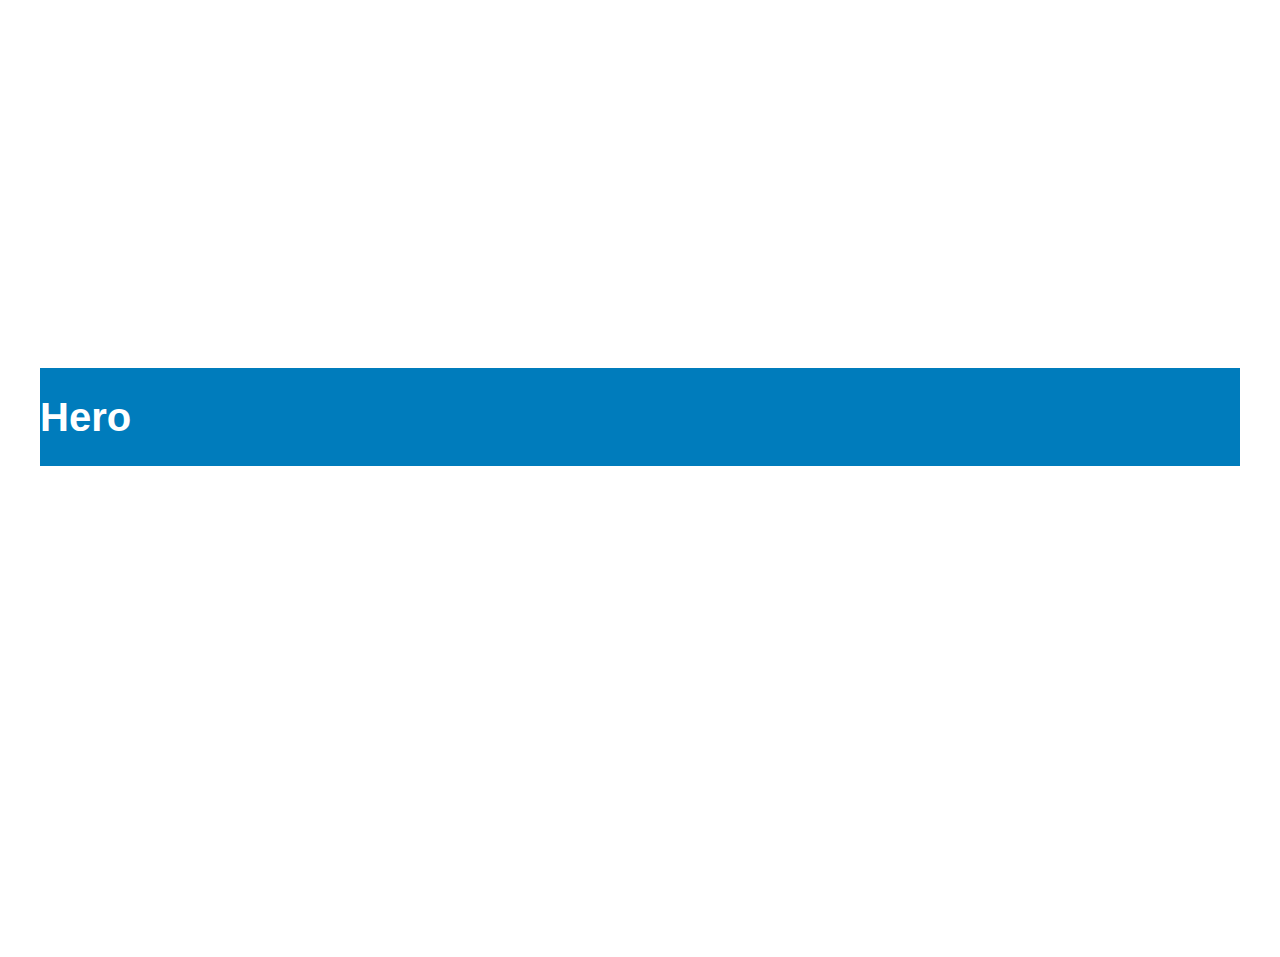
<file: assignments/class_template/grid1.html>
<!doctype html>
<html lang="en">
<head>
    <meta charset="UTF-8">
    <title>Page Template Title</title>


        
    <!-- Needed for RWD -->
        <meta name="viewport" content="width=device-width, initial-scale=1">
        
    <!-- Styles -->
        <link href="css/grid.css" rel="stylesheet">
        
</head>

<body>   
<div class="container">

<section class="col-span-4">
    <h1>Navigation</h1>
</section>

<section class="col-span-4">
    <h1>Logo</h1>
</section> 

<section class="col-span-4">
    <h1>Language</h1>
</section> 

<main class="col-span-12">
    <h1>Hero</h1>
</main>

<section class="col-span-4">
    <h1>Social</h1>
</section> 

<section class="col-span-4">
    <h1>Links</h1>
</section> 

<section class="col-span-4">
    <h1>Copyright</h1>
</section> 

<section class="col-span-2">
    <h1>one</h1>
</section> 

<section class="col-span-2">
    <h1>two</h1>
</section> 

<section class="col-span-2">
    <h1>three</h1>
</section> 

<section class="col-span-2">
    <h1>four</h1>
</section> 

<section class="col-span-2">
    <h1>five</h1>
</section> 

<section class="col-span-2">
    <h1>six</h1>
</section> 
    
</div><!--close container --> 
</body>
</html>
</file>
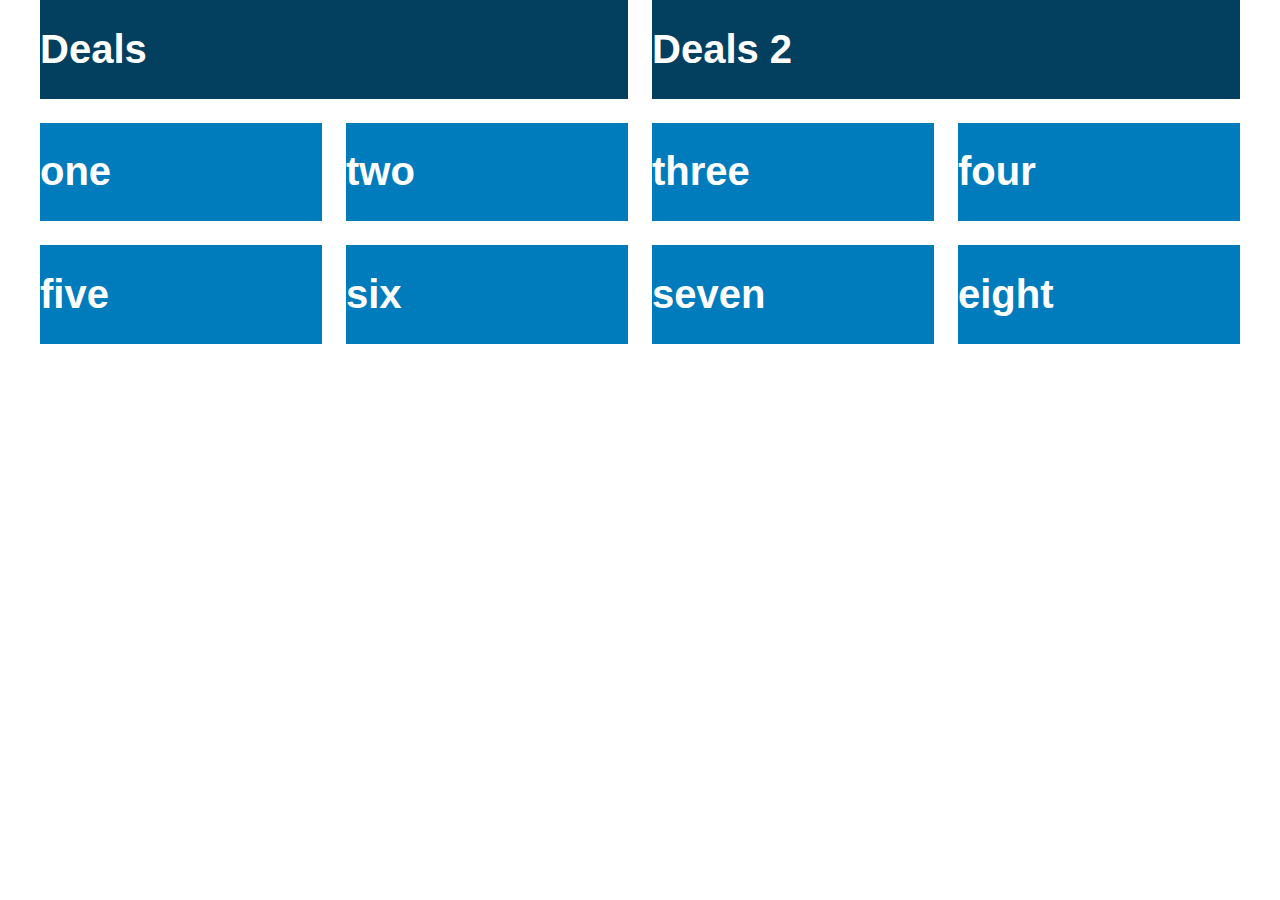
<file: assignments/class_template/grid2.html>
<!doctype html>
<html lang="en">
<head>
    <meta charset="UTF-8">
    <title>Page Template Title</title>

    <!-- Needed for RWD -->
        <meta name="viewport" content="width=device-width, initial-scale=1">
        
    <!-- Styles -->
        <link href="css/grid.css" rel="stylesheet">
        
</head>

<body>   
<div class="container">

    <section class="col-span-6">
        <h1>Deals</h1>
    </section>
    
    <section class="col-span-6">
        <h1>Deals 2</h1>
    </section> 
   
    <section class="col-span-3">
        <h1>one</h1>
    </section> 

    <section class="col-span-3">
        <h1>two</h1>
    </section> 

    <section class="col-span-3">
        <h1>three</h1>
    </section> 

    <section class="col-span-3">
        <h1>four</h1>
    </section> 

    <section class="col-span-3">
        <h1>five</h1>
    </section> 

    <section class="col-span-3">
        <h1>six</h1>
    </section> 

    <section class="col-span-3">
        <h1>seven</h1>
    </section> 

    <section class="col-span-3">
        <h1>eight</h1>
    </section> 

</div><!--close container --> 
</body>
</html>
</file>
<file: css/final.css>
:root {
    --primary-color: #FF8777;
    --second-color: #000000;
    --neutral-grey: #767676;
    --neutral-light: #ffffff;
}
*{
    box-sizing: border-box;
    font-family: 'Bebas Neue', cursive;
    font-family: 'Big Shoulders Inline Text', cursive;
}
body {
    margin: 0.5;
    }
header {
    background-color:var(--neutral-grey);
    color: var(--second-color);
    padding: 2rem;
    font-family: 'Big Shoulders Inline Text', cursive;
    font-size: 2.5rem;
    }
h1 {
font-size: 6rem;
font-family: 'Big Shoulders Inline Text', cursive;
display:inline; 
}
h2 {
font-size: 2rem;
font-family: 'Bebas Neue', cursive;
display:inline; 
}
h3 {
font-size: 1.25rem;
}
h4 {
font-size: .85rem;
font-family: Arial, Helvetica, sans-serif;
text-transform: uppercase
}
h5 {
    font-size: 1rem;
    font-family: Arial, Helvetica, sans-serif;
    }
img {
    max-width: 100%;
}
a:link, a:visited {
    color:black;
    text-decoration: none;
}
.adjust-line-height {
    line-height: .5rem;
  }

/****** Layout ******/
.container > * {
    grid-column: span 12;
}
.container {
    background-color: white;
    display: grid;
    gap: 1.5rem;
    grid-template-columns: repeat(12, 1fr);
    margin: 0 auto;
    width: min(95%, 75rem);
}
.flex-container {
    @media (min-width: 56.25em){
      display: flex;  
    }
  }
.container-lg > * {
    grid-column: span 12;
    background-color: var(--primary-color);
    padding: 1rem;
    margin-top: 3rem;
    text-align: right;
}
.footer-container {
    background-color: var(--neutral-light);
    padding: 1rem;
}
.footer {
    width:  80%;
    height: 40vh;
    background-color: var(--neutral-light);
    color: var(--second-color);
    display: flex;
    justify-content:center;
    flex: wrap;
    margin: 0 auto;
}
.footer-heading{
    display: flex;
    flex-direction: column;
    margin-right: 4rem;
}
.footer-heading h3 {
    margin-bottom: 2rem;
}
.footer-heading a {
    color: var(--second-color);
    text-decoration: none;
    margin-bottom: 0.5rem;
}
.footer-heading a:hover {
    color: var(--primary-color);
    transition: 0.3s ease-out;
}
.row {
    display: flex;
    flex-wrap: wrap;
    padding: 0 4px;
  }
.column {
    flex: 25%;
    max-width: 25%;
    padding: 0 4px;
  } 
.column img {
    margin-top: 8px;
    vertical-align: middle;
    width: 100%;
  }
  
/****** Navigation Using Flexbox ******/
nav{
    background-color: white;
    padding: 2rem 3rem;
    display: flex;
    justify-content: center;
    position: sticky;
    top: 0;
    border-bottom-style: solid;
    border-bottom-color: var(--second-color);
    border-bottom-width: .125rem;
}
nav ul {
    margin: 0;
    padding: 0;
    list-style: none;
    display: flex;
    flex-flow: row wrap;
}
nav li{
    margin:0 0.5rem;
}
nav a:link, nav a:visited {
    color: black;
    text-decoration: none;
    font-size: 2rem;
    padding: 1rem;
    display: block;
}
nav a:hover {
    background-color: white;
    color: var(--primary-color);
}

/****** Components ******/
.button:link, .button:visited {
    display: inline-block;
    text-align: center;
    text-decoration: none;
    color: var(--neutral-light);
    background-color:var(--primary-color);
    padding: 1rem 1.75rem;
    text-transform: uppercase;
    letter-spacing: 1px;
    border-radius: .5rem;
    border: 1px solid var(--primary-color);
    box-shadow: 0 .125rem .5rem rgba(0, 0, 0, .15);
    margin: 0 .25rem .25rem 0;
    transition: 0.5s ease-in-out;
    margin-top: auto;
    align-self: flex-start;
}
.button:hover {
    background-color: transparent;
    color: var(--second-color);
}
.card {
    text-align: center;
    margin: 1rem;
    padding-bottom: 2rem;
    box-shadow: 0 .125rem .5rem rgba(0, 0, 0, .15);
    display: flex;
    flex-direction: column;
}
.card-title {
    margin: 0.75rem 0 0 0;
    padding: 0 2rem 0.5rem;
    text-align: left;
    color: var(--primary-color);
}
.card-mini-text {
    margin: 0.75rem 0 0 0;
    padding: 0 2rem 0.5rem;
    text-transform: uppercase;
    text-align: left;
}
.card-text {
    margin: 0.5rem 0 1rem 0;
    padding: 0 2rem 0.5rem; 
    text-align: left;   
}

/* Desktop Layout*/
@media screen and (min-width: 40rem) {
    .col-span-8 {
        grid-column: span 8;
    }
    .col-span-4 {
        grid-column: span 4;
        margin: 0;
    }
    .rotating-section {
        display: flex;
        justify-content: center;
        flex-flow: row wrap;
    }
    .card {
    flex-basis: 27.5%;
    }
}
</file>
<file: assignments/css/style.css>
*{
    box-sizing: border-box;
    font-family: sans-serif;
}
body {
    margin: 0;
    background-image: url("../images/bg.png");
    }
header {
    background-color: #9abcf8;
    color: white;
    padding: 2rem;
    }
h1 {
font-size: 2rem;
}
h2 {
font-size: 1.5rem;
}
h3 {
font-size: 1.25rem;
}
img {
    max-width: 100%;
}
a:link, a:visited {
    color:#9abcf8;
    text-decoration: none;
}
a:hover {
    color:#6e8fc7;
    text-decoration: underline;
}

/****** Layout ******/
.container {
    background-color: white;
    display: grid;
    gap: 1.5rem;
    grid-template-columns: repeat(12, 1fr);
    margin: 0 auto;
    width: min(95%, 75rem);
}
.container > * {
    grid-column: span 12;
}

/****** Navigation Using Flexbox ******/
nav{
    background-color: #525252;
    padding: 0 1rem;
    display: flex;
    justify-content: center;
    position: sticky;
    top: 0;
}
nav ul {
    margin: 0;
    padding: 0;
    list-style: none;
    display: flex;
    flex-flow: row wrap;
}
nav li{
    margin:0 0.5rem;
}
nav a:link, nav a:visited {
    color: white;
    text-decoration: none;
    font-size: 1.125rem;
    padding: 1rem;
    display: block;
    transition: ease-in-out 250ms
}
nav a:hover {
    background-color: #9abcf8;
    color: white;
}

/****** Components ******/
.button:link, .button:visited {
    color: white;
    background-color: #9abcf8;
    text-align: center;
    text-decoration: none;
    padding: 1rem 1.75rem;
    border-radius: .5rem;
    box-shadow: 0 .125rem .5rem rgba(0, 0, 0, .15);
    display: inline-block;
    margin: 0 .25rem .25rem 0;
    transition: background-color 0.5s ease;
}
.button:hover {
    background-color: #6e8fc7
}

.card {
    text-align: center;
    margin: 1rem;
    padding-bottom: 2rem;
    box-shadow: 0 .125rem .5rem rgba(0, 0, 0, .15);
}

.card-title {
    margin: 0.75rem 0 0 0;
    padding: 0 2rem 0.5rem;
}

.card-text {
    margin: 0.5rem 0 1rem 0;
    padding: 0 2rem 0.5rem;    
}

/* Desktop Layout*/
@media screen and (min-width: 40rem) {
    .col-span-8 {
        grid-column: span 8;
    }
    .col-span-4 {
        grid-column: span 4;
    }

    .work-section {
        display: flex;
        justify-content: center;
        flex-flow: row wrap;
    }

.card {
    flex-basis: 27.5%;
}
}
</file>
<file: assignments/css/project2.css>
*{
    box-sizing: border-box;
    font-family: sans-serif;
}
body {
    margin: 0.5;
    }
header {
    background-color:white;
    color: black;
    padding: 2rem;
    font-family: 'Times New Roman', Times, serif;
    font-weight: bold;
    font-size: 2.5rem;
    }
h1 {
font-size: 2rem;
}
h2 {
font-size: 2rem;
font-family: 'Times New Roman', Times, serif;
}
h3 {
font-size: 1.25rem;
}
h4 {
font-size: 3rem;
font-weight: 300;
background-color: black;
color: white;
padding: 4rem
}
h5 {
    font-size: .85rem;
    color: #E81C22
}
h6 {
    font-size: .85rem;
    color: #767676;
    font-weight: lighter;
}
img {
    max-width: 100%;
}
a:link, a:visited {
    color:black;
    text-decoration: none;
}
a:hover {
    color:#E81C22;
    text-decoration: underline;
}

/****** Layout ******/
.container {
    background-color: white;
    display: grid;
    gap: 1.5rem;
    grid-template-columns: repeat(12, 1fr);
    margin: 0 auto;
    width: min(95%, 75rem);
}
.container > * {
    grid-column: span 12;
}
.container-feature> * {
    grid-column: span 8;
}

/****** Navigation Using Flexbox ******/
nav{
    background-color: white;
    padding: 0 1rem;
    display: flex;
    justify-content: center;
    position: sticky;
    top: 0;
}
nav ul {
    margin: 0;
    padding: 0;
    list-style: none;
    display: flex;
    flex-flow: row wrap;
}
nav li{
    margin:0 0.5rem;
}
nav a:link, nav a:visited {
    color: black;
    text-decoration: none;
    font-size: 1.125rem;
    padding: 1rem;
    display: block;
}
nav a:hover {
    background-color: white;
    color: #E81C22;
}

/****** Components ******/
.button:link, .button:visited {
    color: white;
    background-color: #E81C22;
    text-align: center;
    text-decoration: none;
    padding: 1rem 1.75rem;
    border-radius: .5rem;
    box-shadow: 0 .125rem .5rem rgba(0, 0, 0, .15);
    display: inline-block;
    margin: 0 .25rem .25rem 0;
    transition: background-color 0.5s ease;
}

.button:hover {
    background-color: #E81C22
}

.card {
    text-align: left;
    margin: 1rem;
    padding-bottom: 2rem;
    box-shadow: 0 .125rem .5rem rgba(0, 0, 0, .15);
}

.card-title {
    margin: 0.75rem 0 0 0;
    padding: 0 2rem 0.5rem;
}

.card-text {
    margin: 0.5rem 0 1rem 0;
    padding: 0 2rem 0.5rem;    
}

.hover-underline-animation {
    display: inline-block;
    position: relative;
    color: black;
}
  
  .hover-underline-animation:after {
    content: '';
    position: absolute;
    width: 100%;
    transform: scaleX(0);
    height: 2px;
    bottom: 0;
    left: 0;
    background-color: black;
    transform-origin: bottom right;
    transition: transform 0.5s ease-out;
}
  
  .hover-underline-animation:hover:after {
    transform: scaleX(1);
    transform-origin: bottom left;
    background-color: #E81C22;
}

/* Desktop Layout*/
@media screen and (min-width: 40rem) {
    .col-span-8 {
        grid-column: span 8;
    }
    .col-span-4 {
        grid-column: span 4;
    }

    .rotating-section {
        display: flex;
        justify-content: center;
        flex-flow: row wrap;
    }

.card {
    flex-basis: 27.5%;
}
}
</file>
<file: assignments/class_template/css/inclass.css>
:root {
    --primary-color: #033f5f;
    --second-color: #007cbc;
    --neutral-grey: #747e83;
    --neutral-light: #ffffff;
    --highlight-color: #f5ba36;
}
*{
    box-sizing: border-box;
    font-family: sans-serif;
}
body {
    margin: 0;
}
h1 {
    font-size: 2.5rem;
    color: var(--neutral-light);
}
h2 {
    font-size: 2rem;
    color: var(--primary-color);
}
h3 {
    font-size: 1.5rem;
    color: var(--primary-color);
}
p, ul, ol {
    font-size: 1.25rem;
    line-height: 1.75rem;
    color: var(--neutral-grey);
}
img {
    max-width: 100%;
}

/***** Layout *****/
.container {
    width: min(95%, 75rem);
    margin: 0 auto;
    display: grid;
    gap: 1.5rem;
    grid-template-columns: repeat(12, 1fr);
}
.container > * {
    grid-column: span 12;
}

.container-lg {
    width: min(100%, 100rem);
    margin: 0 auto;
    display: grid;
    gap: 1.5rem;
    grid-template-columns: repeat(12, 1fr);
}
.container-lg > * {
    grid-column: span 12;
}
.portfolio {
    display: grid;
    gap: 0.5rem;
    grid-template-columns: repeat(2, 1fr);
    padding-bottom: 2rem;
}

.primary-color {
    background-color: var(--primary-color);
}

.highlight-color {
    background-color: var(--highlight-color);
}
.text-center {
    text-align: center;
}
.site-id-flex{
    display: flex;
    align-items: center;
    justify-content: center;
}
.site-id h1{
    margin: 0;
}

/* Navigation */
nav ul {
    list-style-type: none;
    margin: 0;
    padding: 0;
    display: flex;
    flex-flow: row wrap;
    justify-content: center;
}
nav li{
    flex-grow: 1;
}
nav li a{
    color: var(--neutral-grey);
    text-decoration: none;
    text-align: center;
    display: block;
    padding: 2rem 1rem;
    transition: background-color .2s ease-in-out;
}
nav li a:hover {
    color: var(--neutral-light);
    background-color: var(--highlight-color);
}

/* Desktop Layout */
@media screen and (min-width: 40rem) {
    .site-id {
        grid-column: 1 / span 6;
    }
    .menu {
        grid-column: 7 / span 6;
    }
    .company {
        grid-column: 1 / span 8;
    }
    .company-image {
        grid-column: 9 / span 4;
    }
    .portfolio {
        display: grid;
        gap: 1.5rem;
        grid-template-columns: repeat(5, 1fr);
    }
}
</file>
<file: assignments/class_template/css/grid.css>
:root {
    --primary-color: #033f5f;
    --second-color: #007cbc;
    --neutral-grey: #747e83;
    --neutral-light: #ffffff;
    --highlight-color: #f5ba36;
}
*{
    box-sizing: border-box;
    font-family: sans-serif;
}
body {
    margin: 0;
}
h1 {
    font-size: 2.5rem;
    color: var(--neutral-light);
}
h2 {
    font-size: 2rem;
    color: var(--primary-color);
}
h3 {
    font-size: 1.5rem;
    color: var(--primary-color);
}
p, ul, ol {
    font-size: 1.25rem;
    line-height: 1.75rem;
    color: var(--neutral-grey);
}
img {
    max-width: 100%;
}

/***** Layout *****/
.container {
    background: white;
    width: min(95%, 75rem);
    margin: 0 auto;
    display: grid;
    gap: 1.5rem;
    grid-template-columns: repeat(12, 1fr);
}
.container > * {
    grid-column: span 12;
}

/* Desktop Layout */
@media screen and (min-width: 40rem) {
    .col-span-6 {
        grid-column: span 6;
        background-color: var(--primary-color);
    }

    .col-span-3 {
        grid-column: span 3;
        background-color: var(--second-color);
    }

    .col-span-12 {
        grid-column: span 12;
        background-color: var(--second-color);
    }

    .col-span-2 {
        grid-column: span 2;
       
    }
}
</file>
